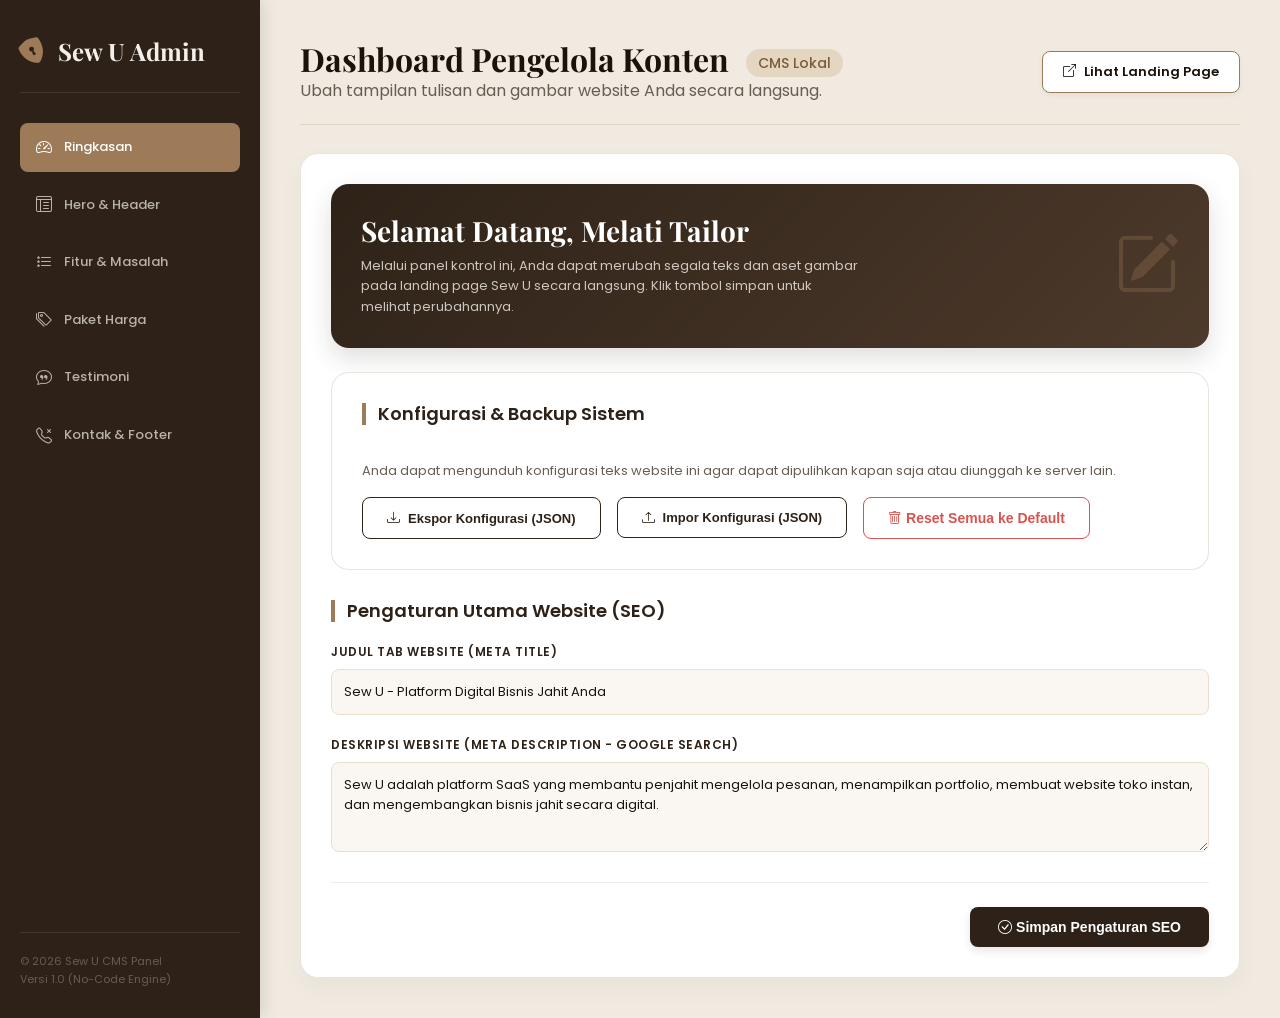
<file: admin.html>
<!doctype html>
<html lang="id">
  <head>
    <meta charset="UTF-8" />
    <meta name="viewport" content="width=device-width, initial-scale=1.0" />
    <title>Sew U - Panel Admin CMS</title>
    
    <!-- FONT -->
    <link rel="preconnect" href="https://fonts.googleapis.com" />
    <link rel="preconnect" href="https://fonts.gstatic.com" crossorigin />
    <link href="https://fonts.googleapis.com/css2?family=Poppins:wght@300;400;500;600;700&family=Playfair+Display:ital,wght@0,600;0,700;1,400&display=swap" rel="stylesheet" />

    <!-- BOOTSTRAP ICONS -->
    <link rel="stylesheet" href="https://cdn.jsdelivr.net/npm/bootstrap-icons@1.11.3/font/bootstrap-icons.min.css" />

    <!-- CSS -->
    <link rel="stylesheet" href="style.css" />
    
    <!-- ADMIN PANEL SPECIFIC OVERLAY CSS -->
    <style>
      body.admin-body {
        background-color: #f0eae1;
        display: flex;
        min-height: 100vh;
      }
      
      .admin-layout {
        display: flex;
        width: 100%;
        min-height: 100vh;
      }
      
      /* Sidebar */
      .admin-sidebar {
        width: 260px;
        background-color: #2e2218;
        color: #f4efea;
        padding: 30px 20px;
        display: flex;
        flex-direction: column;
        justify-content: space-between;
        flex-shrink: 0;
        box-shadow: 4px 0 15px rgba(0,0,0,0.1);
      }
      
      .admin-logo {
        display: flex;
        align-items: center;
        gap: 12px;
        font-family: 'Playfair Display', serif;
        font-size: 24px;
        font-weight: 700;
        border-bottom: 1px solid rgba(244, 239, 234, 0.1);
        padding-bottom: 20px;
        margin-bottom: 30px;
      }
      
      .admin-logo .logo-icon {
        color: #9d7b58;
      }
      
      .admin-menu {
        list-style: none;
        display: flex;
        flex-direction: column;
        gap: 8px;
        flex-grow: 1;
      }
      
      .admin-menu li {
        display: flex;
        align-items: center;
        gap: 12px;
        padding: 12px 16px;
        border-radius: 8px;
        cursor: pointer;
        font-size: 13px;
        font-weight: 500;
        color: rgba(244, 239, 234, 0.7);
        transition: all 0.3s;
      }
      
      .admin-menu li:hover,
      .admin-menu li.active {
        background-color: #9d7b58;
        color: #ffffff;
      }
      
      .admin-menu li i {
        font-size: 16px;
      }
      
      .admin-sidebar-footer {
        border-top: 1px solid rgba(244, 239, 234, 0.1);
        padding-top: 20px;
        font-size: 11px;
        color: rgba(244, 239, 234, 0.4);
      }
      
      /* Main Content Area */
      .admin-content {
        flex: 1;
        padding: 40px;
        overflow-y: auto;
        display: flex;
        flex-direction: column;
        gap: 28px;
      }
      
      .admin-header {
        display: flex;
        justify-content: space-between;
        align-items: center;
        border-bottom: 1px solid rgba(157, 123, 88, 0.2);
        padding-bottom: 20px;
      }
      
      .admin-header h1 {
        font-family: 'Playfair Display', serif;
        font-size: 32px;
        color: #1a120b;
      }
      
      .admin-header h1 span {
        font-size: 14px;
        font-family: 'Poppins', sans-serif;
        font-weight: 500;
        background-color: #e5d6c1;
        color: #7a5b3b;
        padding: 4px 12px;
        border-radius: 999px;
        margin-left: 10px;
        vertical-align: middle;
      }
      
      .admin-actions-top {
        display: flex;
        gap: 12px;
      }
      
      .btn-admin-preview {
        display: inline-flex;
        align-items: center;
        gap: 8px;
        background-color: #ffffff;
        color: #1a120b;
        border: 1px solid #9d7b58;
        padding: 10px 20px;
        border-radius: 8px;
        font-size: 13px;
        font-weight: 600;
        box-shadow: 0 2px 6px rgba(0,0,0,0.05);
        cursor: pointer;
        transition: all 0.3s;
      }
      
      .btn-admin-preview:hover {
        background-color: #faf7f3;
        transform: translateY(-1px);
      }
      
      /* Form Panels */
      .admin-panel-card {
        background-color: #ffffff;
        border-radius: 18px;
        border: 1px solid rgba(157, 123, 88, 0.2);
        box-shadow: 0 10px 25px rgba(46, 34, 24, 0.04);
        padding: 30px;
        display: none;
      }
      
      .admin-panel-card.active {
        display: block;
      }
      
      .panel-section-title {
        font-size: 18px;
        font-weight: 600;
        margin-bottom: 20px;
        border-left: 4px solid #9d7b58;
        padding-left: 12px;
        color: #2e2218;
      }
      
      .form-grid {
        display: grid;
        grid-template-columns: repeat(2, 1fr);
        gap: 20px;
        margin-bottom: 30px;
      }
      
      .form-group {
        display: flex;
        flex-direction: column;
        gap: 8px;
      }
      
      .form-group.full-width {
        grid-column: span 2;
      }
      
      .form-group label {
        font-size: 12px;
        font-weight: 600;
        color: #2e2218;
        text-transform: uppercase;
        letter-spacing: 0.5px;
      }
      
      .form-group input[type="text"],
      .form-group textarea {
        font-family: 'Poppins', sans-serif;
        font-size: 13px;
        padding: 12px;
        border-radius: 8px;
        border: 1px solid #eadfce;
        background-color: #faf7f3;
        color: #1a120b;
        outline: none;
        transition: all 0.3s;
      }
      
      .form-group input[type="text"]:focus,
      .form-group textarea:focus {
        border-color: #9d7b58;
        background-color: #ffffff;
        box-shadow: 0 0 0 3px rgba(157, 123, 88, 0.1);
      }
      
      .form-group textarea {
        resize: vertical;
        min-height: 90px;
      }
      
      /* Image upload styles */
      .image-upload-wrapper {
        display: flex;
        gap: 20px;
        align-items: center;
        background-color: #faf7f3;
        padding: 16px;
        border-radius: 8px;
        border: 1px dashed #9d7b58;
      }
      
      .image-preview-container {
        width: 100px;
        height: 100px;
        border-radius: 8px;
        border: 1px solid #eadfce;
        overflow: hidden;
        background-color: #ffffff;
        display: flex;
        align-items: center;
        justify-content: center;
        flex-shrink: 0;
      }
      
      .image-preview-container img {
        width: 100%;
        height: 100%;
        object-fit: cover;
      }
      
      .image-upload-controls {
        display: flex;
        flex-direction: column;
        gap: 8px;
      }
      
      .image-upload-controls p {
        font-size: 11px;
        color: #675d53;
      }
      
      .btn-upload-file {
        position: relative;
        overflow: hidden;
        display: inline-block;
        background-color: #9d7b58;
        color: #ffffff;
        padding: 8px 16px;
        border-radius: 6px;
        font-size: 12px;
        font-weight: 600;
        cursor: pointer;
        text-align: center;
        transition: all 0.3s;
      }
      
      .btn-upload-file:hover {
        background-color: #7a5b3b;
      }
      
      .btn-upload-file input[type="file"] {
        position: absolute;
        font-size: 100px;
        opacity: 0;
        right: 0;
        top: 0;
        cursor: pointer;
      }
      
      /* Save & Reset buttons */
      .panel-actions {
        display: flex;
        justify-content: flex-end;
        gap: 16px;
        border-top: 1px solid rgba(157, 123, 88, 0.15);
        padding-top: 24px;
        margin-top: 10px;
      }
      
      .btn-admin-save {
        background-color: #2e2218;
        color: #ffffff;
        border: none;
        padding: 12px 28px;
        border-radius: 8px;
        font-size: 14px;
        font-weight: 600;
        cursor: pointer;
        box-shadow: 0 4px 10px rgba(0,0,0,0.1);
        transition: all 0.3s;
      }
      
      .btn-admin-save:hover {
        background-color: #9d7b58;
        transform: translateY(-1px);
      }
      
      .btn-admin-reset {
        background-color: transparent;
        color: #7a5b3b;
        border: 1px solid rgba(157, 123, 88, 0.4);
        padding: 12px 24px;
        border-radius: 8px;
        font-size: 14px;
        font-weight: 600;
        cursor: pointer;
        transition: all 0.3s;
      }
      
      .btn-admin-reset:hover {
        background-color: rgba(157, 123, 88, 0.05);
      }
      
      /* Toast notification */
      .admin-toast {
        position: fixed;
        bottom: 30px;
        right: 30px;
        background-color: #2e2218;
        color: #ffffff;
        padding: 16px 28px;
        border-radius: 8px;
        box-shadow: 0 10px 25px rgba(0,0,0,0.2);
        display: flex;
        align-items: center;
        gap: 12px;
        font-size: 13px;
        font-weight: 500;
        transform: translateY(100px);
        opacity: 0;
        transition: all 0.5s cubic-bezier(0.175, 0.885, 0.32, 1.275);
        z-index: 9999;
      }
      
      .admin-toast.show {
        transform: translateY(0);
        opacity: 1;
      }
      
      .admin-toast i {
        color: #9d7b58;
        font-size: 18px;
      }
      
      /* Dashboard summary info card */
      .summary-card {
        background: linear-gradient(135deg, #2e2218, #4d3a2b);
        color: #ffffff;
        border-radius: 18px;
        padding: 30px;
        display: flex;
        align-items: center;
        justify-content: space-between;
        margin-bottom: 10px;
        box-shadow: 0 10px 25px rgba(46,34,24,0.15);
      }
      
      .summary-text h2 {
        font-family: 'Playfair Display', serif;
        font-size: 28px;
        margin-bottom: 8px;
      }
      
      .summary-text p {
        color: rgba(244, 239, 234, 0.8);
        font-size: 13px;
        max-width: 500px;
      }
      
      .summary-icon {
        font-size: 64px;
        color: rgba(157, 123, 88, 0.3);
      }
      
      .system-backup-section {
        background-color: #ffffff;
        border-radius: 18px;
        border: 1px solid rgba(157, 123, 88, 0.2);
        padding: 30px;
        display: flex;
        flex-direction: column;
        gap: 16px;
      }
      
      .backup-buttons {
        display: flex;
        gap: 16px;
        flex-wrap: wrap;
      }
      
      .btn-backup-outline {
        display: inline-flex;
        align-items: center;
        gap: 8px;
        background-color: #ffffff;
        color: #2e2218;
        border: 1px solid #2e2218;
        padding: 12px 24px;
        border-radius: 8px;
        font-size: 13px;
        font-weight: 600;
        cursor: pointer;
        transition: all 0.3s;
      }
      
      .btn-backup-outline:hover {
        background-color: #2e2218;
        color: #ffffff;
      }
    </style>
  </head>

  <body class="admin-body">
    <div class="admin-layout">
      <!-- SIDEBAR -->
      <aside class="admin-sidebar">
        <div>
          <div class="admin-logo">
            <span class="logo-icon"><i class="bi bi-shield-lock-fill"></i></span>
            <span>Sew U Admin</span>
          </div>
          <ul class="admin-menu">
            <li class="active" data-tab="dashboard"><i class="bi bi-speedometer2"></i> Ringkasan</li>
            <li data-tab="hero"><i class="bi bi-layout-text-window-reverse"></i> Hero & Header</li>
            <li data-tab="manual-features"><i class="bi bi-list-stars"></i> Fitur & Masalah</li>
            <li data-tab="pricing"><i class="bi bi-tags"></i> Paket Harga</li>
            <li data-tab="testi"><i class="bi bi-chat-quote"></i> Testimoni</li>
            <li data-tab="footer"><i class="bi bi-telephone-x"></i> Kontak & Footer</li>
          </ul>
        </div>
        <div class="admin-sidebar-footer">
          <p>© 2026 Sew U CMS Panel</p>
          <p>Versi 1.0 (No-Code Engine)</p>
        </div>
      </aside>

      <!-- MAIN CONTENT -->
      <main class="admin-content">
        <!-- HEADER -->
        <header class="admin-header">
          <div>
            <h1>Dashboard Pengelola Konten <span>CMS Lokal</span></h1>
            <p>Ubah tampilan tulisan dan gambar website Anda secara langsung.</p>
          </div>
          <div class="admin-actions-top">
            <a href="index.html" target="_blank" class="btn-admin-preview"><i class="bi bi-box-arrow-up-right"></i> Lihat Landing Page</a>
          </div>
        </header>

        <!-- TAB CARD: DASHBOARD RINGKASAN -->
        <section class="admin-panel-card active" id="panel-dashboard">
          <div class="summary-card">
            <div class="summary-text">
              <h2>Selamat Datang, Melati Tailor</h2>
              <p>Melalui panel kontrol ini, Anda dapat merubah segala teks dan aset gambar pada landing page Sew U secara langsung. Klik tombol simpan untuk melihat perubahannya.</p>
            </div>
            <div class="summary-icon"><i class="bi bi-pencil-square"></i></div>
          </div>
          
          <div class="system-backup-section" style="margin-top: 24px;">
            <h3 class="panel-section-title">Konfigurasi & Backup Sistem</h3>
            <p style="font-size: 13px; color: #675d53;">Anda dapat mengunduh konfigurasi teks website ini agar dapat dipulihkan kapan saja atau diunggah ke server lain.</p>
            
            <div class="backup-buttons">
              <button class="btn-backup-outline" id="btn-export-config"><i class="bi bi-download"></i> Ekspor Konfigurasi (JSON)</button>
              
              <div style="position: relative; display: inline-block;">
                <button class="btn-backup-outline" id="btn-import-trigger"><i class="bi bi-upload"></i> Impor Konfigurasi (JSON)</button>
                <input type="file" id="input-import-config" accept=".json" style="position: absolute; left: 0; top: 0; opacity: 0; width: 100%; height: 100%; cursor: pointer;" />
              </div>
              
              <button class="btn-admin-reset" id="btn-reset-system" style="border-color: #d9534f; color: #d9534f; padding: 12px 24px; margin: 0;"><i class="bi bi-trash"></i> Reset Semua ke Default</button>
            </div>
          </div>
          
          <div class="admin-panel-card" style="display: block; box-shadow: none; border: none; padding: 30px 0 0 0;">
            <h3 class="panel-section-title">Pengaturan Utama Website (SEO)</h3>
            <div class="form-grid">
              <div class="form-group full-width">
                <label>Judul Tab Website (Meta Title)</label>
                <input type="text" id="meta_title" placeholder="Sew U - Platform Digital Bisnis Jahit Anda" />
              </div>
              <div class="form-group full-width">
                <label>Deskripsi Website (Meta Description - Google Search)</label>
                <textarea id="meta_description" placeholder="Sew U adalah platform SaaS yang membantu penjahit..."></textarea>
              </div>
            </div>
            <div class="panel-actions">
              <button class="btn-admin-save" onclick="saveCMSData()"><i class="bi bi-check-circle"></i> Simpan Pengaturan SEO</button>
            </div>
          </div>
        </section>

        <!-- TAB CARD: HERO SECTION -->
        <section class="admin-panel-card" id="panel-hero">
          <h3 class="panel-section-title">Navigasi Header & Logo</h3>
          <div class="form-grid">
            <div class="form-group">
              <label>Nama Brand Logo</label>
              <input type="text" id="logo_text" />
            </div>
            <div class="form-group">
              <label>Slogan Logo</label>
              <input type="text" id="logo_subtext" />
            </div>
            <div class="form-group">
              <label>Tombol Navigasi Kiri (Masuk)</label>
              <input type="text" id="btn_login" />
            </div>
            <div class="form-group">
              <label>Tombol Navigasi Kanan (Mulai Gratis)</label>
              <input type="text" id="btn_signup" />
            </div>
          </div>

          <h3 class="panel-section-title">Teks Utama Hero Section</h3>
          <div class="form-grid">
            <div class="form-group full-width">
              <label>Badge Atas Hero</label>
              <input type="text" id="hero_badge" />
            </div>
            <div class="form-group">
              <label>Judul Utama (Teks Hitam)</label>
              <input type="text" id="hero_title_main" />
            </div>
            <div class="form-group">
              <label>Judul Utama Sorotan (Teks Cokelat)</label>
              <input type="text" id="hero_title_span" />
            </div>
            <div class="form-group full-width">
              <label>Paragraf Deskripsi Hero</label>
              <textarea id="hero_subtitle"></textarea>
            </div>
            <div class="form-group">
              <label>Tombol Utama Hero (Mulai Gratis)</label>
              <input type="text" id="btn_hero_start" />
            </div>
            <div class="form-group">
              <label>Tombol Sekunder Hero (Lihat Demo)</label>
              <input type="text" id="btn_hero_demo" />
            </div>
          </div>

          <h3 class="panel-section-title">Gambar Mockup Hero (Laptop & Smartphone)</h3>
          <div class="form-grid">
            <div class="form-group full-width">
              <label>Gambar Mockup Utama</label>
              <div class="image-upload-wrapper">
                <div class="image-preview-container">
                  <img id="preview-img_hero_mockup" src="asset/image/hero_mockup.jpg" alt="Preview hero mockup" />
                </div>
                <div class="image-upload-controls">
                  <span class="btn-upload-file">
                    <i class="bi bi-image"></i> Pilih Gambar Baru
                    <input type="file" id="input-img_hero_mockup" data-preview="preview-img_hero_mockup" accept="image/*" />
                  </span>
                  <p>Format yang disarankan: JPG/PNG, rasio 16:9, ukuran maksimal 2MB.</p>
                </div>
              </div>
            </div>
            <div class="form-group">
              <label>Kartu Melayang Kiri - Judul</label>
              <input type="text" id="glass_float_1_title" />
            </div>
            <div class="form-group">
              <label>Kartu Melayang Kiri - Keterangan</label>
              <input type="text" id="glass_float_1_desc" />
            </div>
            <div class="form-group">
              <label>Kartu Melayang Kanan - Judul</label>
              <input type="text" id="glass_float_2_title" />
            </div>
            <div class="form-group">
              <label>Kartu Melayang Kanan - Keterangan</label>
              <input type="text" id="glass_float_2_desc" />
            </div>
          </div>

          <h3 class="panel-section-title">Metrik & Statistik</h3>
          <div class="form-grid">
            <div class="form-group">
              <label>Metrik 1 (Angka)</label>
              <input type="text" id="stat_num_1" />
            </div>
            <div class="form-group">
              <label>Metrik 1 (Label)</label>
              <input type="text" id="stat_lbl_1" />
            </div>
            <div class="form-group">
              <label>Metrik 2 (Angka)</label>
              <input type="text" id="stat_num_2" />
            </div>
            <div class="form-group">
              <label>Metrik 2 (Label)</label>
              <input type="text" id="stat_lbl_2" />
            </div>
            <div class="form-group">
              <label>Metrik 3 (Angka)</label>
              <input type="text" id="stat_num_3" />
            </div>
            <div class="form-group">
              <label>Metrik 3 (Label)</label>
              <input type="text" id="stat_lbl_3" />
            </div>
            <div class="form-group">
              <label>Metrik 4 (Angka)</label>
              <input type="text" id="stat_num_4" />
            </div>
            <div class="form-group">
              <label>Metrik 4 (Label)</label>
              <input type="text" id="stat_lbl_4" />
            </div>
          </div>

          <div class="panel-actions">
            <button class="btn-admin-save" onclick="saveCMSData()"><i class="bi bi-check-circle"></i> Simpan Perubahan</button>
          </div>
        </section>

        <!-- TAB CARD: MASALAH & FITUR -->
        <section class="admin-panel-card" id="panel-manual-features">
          <h3 class="panel-section-title">Section Mengelola Manual (Pain Points)</h3>
          <div class="form-grid">
            <div class="form-group">
              <label>Judul Utama Section</label>
              <input type="text" id="manual_title_main" />
            </div>
            <div class="form-group">
              <label>Judul Sorotan Section</label>
              <input type="text" id="manual_title_span" />
            </div>
            
            <!-- Card 1 -->
            <div class="form-group">
              <label>Kartu Masalah 1 - Judul</label>
              <input type="text" id="manual_card_1_title" />
            </div>
            <div class="form-group">
              <label>Kartu Masalah 1 - Deskripsi</label>
              <textarea id="manual_card_1_desc"></textarea>
            </div>
            
            <!-- Card 2 -->
            <div class="form-group">
              <label>Kartu Masalah 2 - Judul</label>
              <input type="text" id="manual_card_2_title" />
            </div>
            <div class="form-group">
              <label>Kartu Masalah 2 - Deskripsi</label>
              <textarea id="manual_card_2_desc"></textarea>
            </div>
            
            <!-- Card 3 -->
            <div class="form-group">
              <label>Kartu Masalah 3 - Judul</label>
              <input type="text" id="manual_card_3_title" />
            </div>
            <div class="form-group">
              <label>Kartu Masalah 3 - Deskripsi</label>
              <textarea id="manual_card_3_desc"></textarea>
            </div>
            
            <!-- Card 4 -->
            <div class="form-group">
              <label>Kartu Masalah 4 - Judul</label>
              <input type="text" id="manual_card_4_title" />
            </div>
            <div class="form-group">
              <label>Kartu Masalah 4 - Deskripsi</label>
              <textarea id="manual_card_4_desc"></textarea>
            </div>
          </div>

          <h3 class="panel-section-title">Section Fitur Lengkap (Dark Section)</h3>
          <div class="form-grid">
            <div class="form-group">
              <label>Badge Atas Fitur</label>
              <input type="text" id="features_section_badge" />
            </div>
            <div class="form-group">
              <label>Judul Section Fitur</label>
              <input type="text" id="features_section_title" />
            </div>
            <div class="form-group full-width">
              <label>Sub-judul Section Fitur</label>
              <textarea id="features_section_subtitle"></textarea>
            </div>
            
            <!-- Feature 1 -->
            <div class="form-group">
              <label>Fitur 1 - Judul</label>
              <input type="text" id="feature_1_title" />
            </div>
            <div class="form-group">
              <label>Fitur 1 - Deskripsi</label>
              <textarea id="feature_1_desc"></textarea>
            </div>
            
            <!-- Feature 2 -->
            <div class="form-group">
              <label>Fitur 2 - Judul</label>
              <input type="text" id="feature_2_title" />
            </div>
            <div class="form-group">
              <label>Fitur 2 - Deskripsi</label>
              <textarea id="feature_2_desc"></textarea>
            </div>
            
            <!-- Feature 3 -->
            <div class="form-group">
              <label>Fitur 3 - Judul</label>
              <input type="text" id="feature_3_title" />
            </div>
            <div class="form-group">
              <label>Fitur 3 - Deskripsi</label>
              <textarea id="feature_3_desc"></textarea>
            </div>
            
            <!-- Feature 4 -->
            <div class="form-group">
              <label>Fitur 4 - Judul</label>
              <input type="text" id="feature_4_title" />
            </div>
            <div class="form-group">
              <label>Fitur 4 - Deskripsi</label>
              <textarea id="feature_4_desc"></textarea>
            </div>
            
            <!-- Feature 5 -->
            <div class="form-group">
              <label>Fitur 5 - Judul</label>
              <input type="text" id="feature_5_title" />
            </div>
            <div class="form-group">
              <label>Fitur 5 - Deskripsi</label>
              <textarea id="feature_5_desc"></textarea>
            </div>
            
            <!-- Feature 6 -->
            <div class="form-group">
              <label>Fitur 6 - Judul</label>
              <input type="text" id="feature_6_title" />
            </div>
            <div class="form-group">
              <label>Fitur 6 - Deskripsi</label>
              <textarea id="feature_6_desc"></textarea>
            </div>
          </div>

          <div class="panel-actions">
            <button class="btn-admin-save" onclick="saveCMSData()"><i class="bi bi-check-circle"></i> Simpan Perubahan</button>
          </div>
        </section>

        <!-- TAB CARD: PAKET HARGA -->
        <section class="admin-panel-card" id="panel-pricing">
          <h3 class="panel-section-title">Section Dashboard & Paket Harga</h3>
          <div class="form-grid">
            <div class="form-group">
              <label>Judul Dashboard - Teks Utama</label>
              <input type="text" id="dashboard_section_title_main" />
            </div>
            <div class="form-group">
              <label>Judul Dashboard - Teks Sorotan</label>
              <input type="text" id="dashboard_section_title_span" />
            </div>
            <div class="form-group full-width">
              <label>Sub-judul Dashboard</label>
              <textarea id="dashboard_section_subtitle"></textarea>
            </div>
            
            <div class="form-group">
              <label>Dashboard Keunggulan 1</label>
              <input type="text" id="dashboard_benefit_1" />
            </div>
            <div class="form-group">
              <label>Dashboard Keunggulan 2</label>
              <input type="text" id="dashboard_benefit_2" />
            </div>
            <div class="form-group">
              <label>Dashboard Keunggulan 3</label>
              <input type="text" id="dashboard_benefit_3" />
            </div>
            <div class="form-group">
              <label>Dashboard Keunggulan 4</label>
              <input type="text" id="dashboard_benefit_4" />
            </div>
            <div class="form-group">
              <label>Tombol Ajakan Dashboard</label>
              <input type="text" id="btn_dashboard_start" />
            </div>
          </div>
          
          <h3 class="panel-section-title">Paket Harga: Judul Section</h3>
          <div class="form-grid">
            <div class="form-group">
              <label>Judul Harga Paket</label>
              <input type="text" id="pricing_section_title" />
            </div>
            <div class="form-group">
              <label>Sub-judul Harga Paket</label>
              <input type="text" id="pricing_section_subtitle" />
            </div>
          </div>

          <h3 class="panel-section-title">Paket 1: FREE</h3>
          <div class="form-grid">
            <div class="form-group">
              <label>Nama Paket</label>
              <input type="text" id="price_1_name" />
            </div>
            <div class="form-group">
              <label>Biaya Paket</label>
              <input type="text" id="price_1_amount" />
            </div>
            <div class="form-group">
              <label>Fitur Paket 1</label>
              <input type="text" id="price_1_feature_1" />
            </div>
            <div class="form-group">
              <label>Fitur Paket 2</label>
              <input type="text" id="price_1_feature_2" />
            </div>
            <div class="form-group">
              <label>Fitur Paket 3</label>
              <input type="text" id="price_1_feature_3" />
            </div>
            <div class="form-group">
              <label>Fitur Paket 4</label>
              <input type="text" id="price_1_feature_4" />
            </div>
            <div class="form-group full-width">
              <label>Tombol Paket 1</label>
              <input type="text" id="btn_price_1" />
            </div>
          </div>

          <h3 class="panel-section-title">Paket 2: PRO (Paling Populer)</h3>
          <div class="form-grid">
            <div class="form-group">
              <label>Nama Paket</label>
              <input type="text" id="price_2_name" />
            </div>
            <div class="form-group">
              <label>Biaya Paket</label>
              <input type="text" id="price_2_amount" />
            </div>
            <div class="form-group">
              <label>Fitur Paket 1</label>
              <input type="text" id="price_2_feature_1" />
            </div>
            <div class="form-group">
              <label>Fitur Paket 2</label>
              <input type="text" id="price_2_feature_2" />
            </div>
            <div class="form-group">
              <label>Fitur Paket 3</label>
              <input type="text" id="price_2_feature_3" />
            </div>
            <div class="form-group">
              <label>Fitur Paket 4</label>
              <input type="text" id="price_2_feature_4" />
            </div>
            <div class="form-group">
              <label>Fitur Paket 5</label>
              <input type="text" id="price_2_feature_5" />
            </div>
            <div class="form-group">
              <label>Tombol Paket 2</label>
              <input type="text" id="btn_price_2" />
            </div>
          </div>

          <h3 class="panel-section-title">Paket 3: BUSINESS</h3>
          <div class="form-grid">
            <div class="form-group">
              <label>Nama Paket</label>
              <input type="text" id="price_3_name" />
            </div>
            <div class="form-group">
              <label>Biaya Paket</label>
              <input type="text" id="price_3_amount" />
            </div>
            <div class="form-group">
              <label>Fitur Paket 1</label>
              <input type="text" id="price_3_feature_1" />
            </div>
            <div class="form-group">
              <label>Fitur Paket 2</label>
              <input type="text" id="price_3_feature_2" />
            </div>
            <div class="form-group">
              <label>Fitur Paket 3</label>
              <input type="text" id="price_3_feature_3" />
            </div>
            <div class="form-group">
              <label>Fitur Paket 4</label>
              <input type="text" id="price_3_feature_4" />
            </div>
            <div class="form-group">
              <label>Fitur Paket 5</label>
              <input type="text" id="price_3_feature_5" />
            </div>
            <div class="form-group">
              <label>Tombol Paket 3</label>
              <input type="text" id="btn_price_3" />
            </div>
          </div>

          <div class="panel-actions">
            <button class="btn-admin-save" onclick="saveCMSData()"><i class="bi bi-check-circle"></i> Simpan Perubahan</button>
          </div>
        </section>

        <!-- TAB CARD: TESTIMONI -->
        <section class="admin-panel-card" id="panel-testi">
          <h3 class="panel-section-title">Testimoni Utama (Melati Sari)</h3>
          
          <div class="form-grid">
            <div class="form-group">
              <label>Judul Section Testimoni</label>
              <input type="text" id="testimoni_section_title" />
            </div>
            <div class="form-group">
              <label>Sub-judul Section Testimoni</label>
              <input type="text" id="testimoni_section_subtitle" />
            </div>
            
            <div class="form-group full-width">
              <label>Isi Kutipan Testimoni (Quote)</label>
              <textarea id="testimoni_quote_text"></textarea>
            </div>
            <div class="form-group">
              <label>Nama Pemilik Testimoni</label>
              <input type="text" id="testimoni_user_name" />
            </div>
            <div class="form-group">
              <label>Jabatan & Lokasi (Role)</label>
              <input type="text" id="testimoni_user_role" />
            </div>
            
            <div class="form-group full-width">
              <label>Foto Pemilik Testimoni</label>
              <div class="image-upload-wrapper">
                <div class="image-preview-container">
                  <img id="preview-img_testimoni_user" src="asset/image/melati_sari.jpg" alt="Preview avatar user" />
                </div>
                <div class="image-upload-controls">
                  <span class="btn-upload-file">
                    <i class="bi bi-image"></i> Unggah Foto Baru
                    <input type="file" id="input-img_testimoni_user" data-preview="preview-img_testimoni_user" accept="image/*" />
                  </span>
                  <p>Disarankan: Foto portrait rasio 1:1 (persegi), resolusi minimal 200x200px.</p>
                </div>
              </div>
            </div>
          </div>

          <div class="panel-actions">
            <button class="btn-admin-save" onclick="saveCMSData()"><i class="bi bi-check-circle"></i> Simpan Perubahan</button>
          </div>
        </section>

        <!-- TAB CARD: KONTAK & FOOTER -->
        <section class="admin-panel-card" id="panel-footer">
          <h3 class="panel-section-title">Section CTA Banner Bawah</h3>
          <div class="form-grid">
            <div class="form-group">
              <label>Judul CTA Bawah</label>
              <input type="text" id="cta_title" />
            </div>
            <div class="form-group">
              <label>Sub-judul CTA Bawah</label>
              <input type="text" id="cta_subtitle" />
            </div>
            <div class="form-group">
              <label>Teks Tombol Utama CTA</label>
              <input type="text" id="btn_cta_start" />
            </div>
            <div class="form-group">
              <label>Teks Tombol Sekunder CTA</label>
              <input type="text" id="btn_cta_demo" />
            </div>
            <div class="form-group">
              <label>Kelebihan 1 (Badge Kiri)</label>
              <input type="text" id="cta_badge_1" />
            </div>
            <div class="form-group">
              <label>Kelebihan 2 (Badge Tengah)</label>
              <input type="text" id="cta_badge_2" />
            </div>
            <div class="form-group">
              <label>Kelebihan 3 (Badge Kanan)</label>
              <input type="text" id="cta_badge_3" />
            </div>
            
            <div class="form-group full-width">
              <label>Gambar Latar Belakang CTA (Mesin Jahit)</label>
              <div class="image-upload-wrapper">
                <div class="image-preview-container" style="width: 150px; height: 100px;">
                  <img id="preview-img_cta_bg" src="asset/image/cta_sewing_machine.jpg" alt="Preview CTA bg" style="object-fit: cover; width: 100%; height: 100%;" />
                </div>
                <div class="image-upload-controls">
                  <span class="btn-upload-file">
                    <i class="bi bi-image"></i> Pilih Gambar Latar Baru
                    <input type="file" id="input-img_cta_bg" data-preview="preview-img_cta_bg" accept="image/*" />
                  </span>
                  <p>Format yang disarankan: JPG/PNG landscape estetik.</p>
                </div>
              </div>
            </div>
          </div>
          
          <h3 class="panel-section-title">Kontak Hubungi Kami</h3>
          <div class="form-grid">
            <div class="form-group">
              <label>Nomor Telepon (WhatsApp)</label>
              <input type="text" id="contact_phone" />
            </div>
            <div class="form-group">
              <label>Alamat Email</label>
              <input type="text" id="contact_email" />
            </div>
            <div class="form-group">
              <label>Username Instagram</label>
              <input type="text" id="contact_instagram" />
            </div>
            <div class="form-group">
              <label>Alamat Fisik Toko</label>
              <input type="text" id="contact_address" />
            </div>
          </div>

          <h3 class="panel-section-title">Pengaturan Footer</h3>
          <div class="form-grid">
            <div class="form-group full-width">
              <label>Deskripsi Singkat Footer</label>
              <textarea id="footer_desc"></textarea>
            </div>
          </div>

          <div class="panel-actions">
            <button class="btn-admin-save" onclick="saveCMSData()"><i class="bi bi-check-circle"></i> Simpan Perubahan</button>
          </div>
        </section>
      </main>
    </div>

    <!-- TOAST NOTIFICATION -->
    <div class="admin-toast" id="toast-notif">
      <i class="bi bi-check-circle-fill"></i>
      <span id="toast-message">Perubahan Berhasil Disimpan!</span>
    </div>

    <!-- ADMIN CODE SCRIPTS -->
    <script>
      document.addEventListener("DOMContentLoaded", () => {
        // Tab switching logic
        const menuItems = document.querySelectorAll(".admin-menu li");
        const panelCards = document.querySelectorAll(".admin-panel-card");
        
        menuItems.forEach(item => {
          item.addEventListener("click", () => {
            menuItems.forEach(i => i.classList.remove("active"));
            item.classList.add("active");
            
            const targetTab = item.getAttribute("data-tab");
            panelCards.forEach(card => {
              card.classList.remove("active");
              if (card.id === `panel-${targetTab}`) {
                card.classList.add("active");
              }
            });
          });
        });
        
        // Initialize CMS content in inputs
        initAdminCMS();
        
        // Setup image inputs to convert to base64 on file load
        setupImageUploads();
        
        // System operations
        document.getElementById("btn-reset-system").addEventListener("click", resetToDefaults);
        document.getElementById("btn-export-config").addEventListener("click", exportCMSConfig);
        document.getElementById("btn-import-trigger").addEventListener("click", () => {
          document.getElementById("input-import-config").click();
        });
        document.getElementById("input-import-config").addEventListener("change", importCMSConfig);
      });
      
      // Default database structure mapping matching index.html hardcoded texts
      const defaultPageData = {
        meta_title: "Sew U - Platform Digital Bisnis Jahit Anda",
        meta_description: "Sew U adalah platform SaaS yang membantu penjahit mengelola pesanan, menampilkan portfolio, membuat website toko instan, dan mengembangkan bisnis jahit secara digital.",
        logo_text: "Sew U",
        logo_subtext: "Stitch Your Business",
        btn_login: "Masuk",
        btn_signup: "Mulai Gratis",
        hero_badge: "SEMUA FITUR YANG PENJAHIT BUTUHKAN",
        hero_title_main: "Platform Digital Untuk Mengembangkan ",
        hero_title_span: "Bisnis Jahit Anda",
        hero_subtitle: "Sew U adalah platform SaaS yang membantu Anda membuat website toko, mengelola pesanan, menampilkan portfolio, dan menjangkau lebih banyak pelanggan.",
        btn_hero_start: "Mulai Gratis Sekarang",
        btn_hero_demo: "Lihat Demo",
        stat_num_1: "500+",
        stat_lbl_1: "Penjahit Bergabung",
        stat_num_2: "10K+",
        stat_lbl_2: "Pesanan Dikelola",
        stat_num_3: "99%",
        stat_lbl_3: "Pelanggan Puas",
        stat_num_4: "24/7",
        stat_lbl_4: "Support Aktif",
        img_hero_mockup: "asset/image/hero_mockup.jpg",
        glass_float_1_title: "+45% Pendapatan",
        glass_float_1_desc: "Rata-rata kenaikan omset",
        glass_float_2_title: "Sistem Otomatis",
        glass_float_2_desc: "Bebas salah catat pesanan",
        manual_title_main: "Masih Mengelola Bisnis Jahit Secara ",
        manual_title_span: "Manual?",
        manual_card_1_title: "Pesanan tercecer di banyak chat",
        manual_card_1_desc: "Sulit melacak status pesanan, detail ukuran, dan riwayat chat pelanggan secara manual.",
        manual_card_2_title: "Sulit menampilkan portfolio",
        manual_card_2_desc: "Hasil jahitan tidak tersusun rapi, membuat calon pelanggan ragu dengan kualitas jahitan Anda.",
        manual_card_3_title: "Pencatatan manual memakan waktu",
        manual_card_3_desc: "Buku catatan rentan hilang atau salah tulis ukuran, membuang waktu produksi yang berharga.",
        manual_card_4_title: "Promosi kurang maksimal",
        manual_card_4_desc: "Jangkauan promosi toko fisik sangat terbatas, bisnis jahit jadi sulit untuk bertumbuh.",
        features_section_badge: "FITUR UTAMA",
        features_section_title: "Sew U Hadir Dengan Fitur Lengkap",
        features_section_subtitle: "Semua yang Anda butuhkan untuk mengembangkan bisnis jahit dalam satu platform terintegrasi.",
        feature_1_title: "Website Toko Instan",
        feature_1_desc: "Buat website profesional untuk brand jahit Anda dalam hitungan menit, tanpa coding sama sekali.",
        feature_2_title: "Portfolio Digital",
        feature_2_desc: "Tampilkan galeri foto hasil jahitan terbaik Anda untuk meyakinkan calon pelanggan baru.",
        feature_3_title: "Kelola Pesanan",
        feature_3_desc: "Pantau antrean pesanan, status fitting, hingga pembayaran dari satu dashboard terpusat.",
        feature_4_title: "Manajemen Pelanggan",
        feature_4_desc: "Simpan riwayat ukuran badan (lingkar dada, pinggang, dll) pelanggan agar jahit berikutnya lebih cepat.",
        feature_5_title: "Smart Outfit Matching",
        feature_5_desc: "Rekomendasikan kombinasi warna atasan dan bawahan yang paling cocok untuk pelanggan Anda.",
        feature_6_title: "Laporan & Analitik",
        feature_6_desc: "Pantau laporan omset bulanan, performa jahit, dan tren produk jahit terpopuler dengan mudah.",
        dashboard_section_title_main: "Semua Data Bisnis Anda Dalam ",
        dashboard_section_title_span: "Satu Dashboard",
        dashboard_section_subtitle: "Pantau pesanan, pelanggan, pendapatan, dan perkembangan bisnis jahit Anda secara real-time dari mana saja dan kapan saja.",
        dashboard_benefit_1: "Ringkasan bisnis dalam satu tampilan bersih",
        dashboard_benefit_2: "Laporan pendapatan otomatis dan akurat",
        dashboard_benefit_3: "Kelola basis data pelanggan dengan riwayat lengkap",
        dashboard_benefit_4: "Akses multi-device kapan saja, di mana saja",
        btn_dashboard_start: "Mulai Sekarang",
        pricing_section_title: "Paket Fleksibel Untuk Anda",
        pricing_section_subtitle: "Pilih paket sesuai dengan skala kebutuhan usaha jahit Anda.",
        price_1_name: "FREE",
        price_1_amount: "Rp0",
        price_1_feature_1: "Website Toko Dasar",
        price_1_feature_2: "Upload 10 Portfolio",
        price_1_feature_3: "Kelola Pesanan Dasar",
        price_1_feature_4: "Support Email",
        btn_price_1: "Mulai Gratis",
        price_2_name: "PRO",
        price_2_amount: "Rp49.000",
        price_2_feature_1: "Semua fitur FREE",
        price_2_feature_2: "Unlimited Portfolio",
        price_2_feature_3: "Dashboard & Laporan Lengkap",
        price_2_feature_4: "Domain Custom",
        price_2_feature_5: "Priority Support",
        btn_price_2: "Pilih Paket Pro",
        price_3_name: "BUSINESS",
        price_3_amount: "Rp99.000",
        price_3_feature_1: "Semua fitur PRO",
        price_3_feature_2: "Multi Admin (3 User)",
        price_3_feature_3: "Integrasi WhatsApp Business",
        price_3_feature_4: "Fitur Promosi & Diskon",
        price_3_feature_5: "Support Prioritas 24/7",
        btn_price_3: "Pilih Paket Business",
        testimoni_section_title: "Dipercaya Oleh Penjahit di Seluruh Indonesia",
        testimoni_section_subtitle: "Cerita sukses penjahit yang bertransformasi bersama Sew U.",
        testimoni_quote_text: "Semenjak pakai Sew U, pengelolaan pesanan pelanggan jadi jauh lebih teratur. Pelanggan juga merasa lebih percaya karena bisa melihat riwayat ukuran badan dan portfolio jahitan kami dengan mudah di link toko kami sendiri.",
        testimoni_user_name: "Melati Sari",
        testimoni_user_role: "Owner Melati Tailor, Bandung",
        img_testimoni_user: "asset/image/melati_sari.jpg",
        img_testimoni_user_avatar: "asset/image/melati_sari.jpg",
        cta_title: "Siap Mengembangkan Bisnis Jahit Anda?",
        cta_subtitle: "Bergabunglah dengan ribuan penjahit yang telah merasakan kemudahan mengelola bisnis jahit secara modern dengan Sew U.",
        btn_cta_start: "Mulai Gratis Sekarang",
        btn_cta_demo: "Lihat Demo",
        img_cta_bg: "asset/image/cta_sewing_machine.jpg",
        cta_badge_1: "Gratis 14 Hari Tanpa Kartu Kredit",
        cta_badge_2: "Bisa Digunakan Tanpa Coding",
        cta_badge_3: "Aman & Terpercaya Data Terlindungi",
        footer_desc: "Platform digital terintegrasi untuk membantu penjahit di Indonesia mengembangkan bisnis, mengelola toko, dan menjangkau lebih banyak pelanggan secara daring.",
        contact_phone: "0812-3456-7890",
        contact_email: "hello@sewu.com",
        contact_instagram: "@sew.u_official",
        contact_address: "Jl. Fashion No. 123, Bandung"
      };

      // Load data from localStorage or fallback, and prefill forms
      function initAdminCMS() {
        let storedData = localStorage.getItem("sewu_page_data");
        let pageData = {};
        
        if (storedData) {
          try {
            pageData = JSON.parse(storedData);
          } catch(e) {
            console.error("Error parsing JSON, loading defaults", e);
            pageData = {...defaultPageData};
          }
        } else {
          pageData = {...defaultPageData};
          localStorage.setItem("sewu_page_data", JSON.stringify(pageData));
        }

        // Fill all form inputs that match keys
        Object.keys(defaultPageData).forEach(key => {
          const inputEl = document.getElementById(key);
          const val = pageData[key] !== undefined ? pageData[key] : defaultPageData[key];
          
          if (inputEl) {
            inputEl.value = val;
          }
          
          // If it is an image and has a preview container, update src
          const previewEl = document.getElementById(`preview-${key}`);
          if (previewEl && val) {
            previewEl.src = val;
          }
        });
      }

      // Save Form inputs into localStorage
      function saveCMSData() {
        let storedData = localStorage.getItem("sewu_page_data");
        let pageData = storedData ? JSON.parse(storedData) : {...defaultPageData};
        
        // Loop inputs and update keys
        Object.keys(defaultPageData).forEach(key => {
          const inputEl = document.getElementById(key);
          if (inputEl) {
            pageData[key] = inputEl.value;
          }
          // Special case: image source from previews (handles base64 or paths)
          const previewEl = document.getElementById(`preview-${key}`);
          if (previewEl) {
            pageData[key] = previewEl.src;
            // Mirror avatar with testimonial photo
            if (key === "img_testimoni_user") {
              pageData["img_testimoni_user_avatar"] = previewEl.src;
            }
          }
        });
        
        localStorage.setItem("sewu_page_data", JSON.stringify(pageData));
        showToast("Perubahan Berhasil Disimpan!");
      }

      // Handle Image uploads and convert to Base64
      function setupImageUploads() {
        const fileInputs = document.querySelectorAll('input[type="file"][id^="input-img_"]');
        fileInputs.forEach(input => {
          input.addEventListener("change", (e) => {
            const file = e.target.files[0];
            const previewId = input.getAttribute("data-preview");
            const previewImg = document.getElementById(previewId);
            
            if (file && previewImg) {
              const reader = new FileReader();
              reader.onload = (event) => {
                previewImg.src = event.target.result;
                showToast("Gambar berhasil dimuat di pratinjau!");
              };
              reader.readAsDataURL(file);
            }
          });
        });
      }

      // Reset to defaults
      function resetToDefaults() {
        if (confirm("Apakah Anda yakin ingin menghapus semua kustomisasi dan mengembalikan tampilan asli website?")) {
          localStorage.removeItem("sewu_page_data");
          initAdminCMS();
          showToast("Sistem berhasil di-reset ke default!");
        }
      }

      // Show Toast Notification
      function showToast(message) {
        const toast = document.getElementById("toast-notif");
        document.getElementById("toast-message").textContent = message;
        toast.classList.add("show");
        
        setTimeout(() => {
          toast.classList.remove("show");
        }, 3000);
      }

      // Export Config File (JSON)
      function exportCMSConfig() {
        const storedData = localStorage.getItem("sewu_page_data") || JSON.stringify(defaultPageData);
        const dataStr = "data:text/json;charset=utf-8," + encodeURIComponent(storedData);
        const downloadAnchor = document.createElement('a');
        downloadAnchor.setAttribute("href", dataStr);
        downloadAnchor.setAttribute("download", "sewu_website_config.json");
        document.body.appendChild(downloadAnchor);
        downloadAnchor.click();
        downloadAnchor.remove();
        showToast("Konfigurasi JSON berhasil diekspor!");
      }

      // Import Config File (JSON)
      function importCMSConfig(e) {
        const file = e.target.files[0];
        if (!file) return;
        
        const reader = new FileReader();
        reader.onload = (event) => {
          try {
            const importedData = JSON.parse(event.target.result);
            
            // Validate basic keys existence
            if (importedData.meta_title && importedData.hero_title_main) {
              localStorage.setItem("sewu_page_data", JSON.stringify(importedData));
              initAdminCMS();
              showToast("Konfigurasi berhasil diimpor!");
            } else {
              alert("Format berkas JSON tidak valid untuk konfigurasi Sew U.");
            }
          } catch(err) {
            alert("Gagal membaca berkas JSON. Pastikan format berkas benar.");
          }
        };
        reader.readAsText(file);
      }
    </script>
  </body>
</html>
</file>
<file: style.css>
/* ==========================================================================
   Sew U - Stylesheet Redesign (B2B SaaS Platform)
   ========================================================================== */

/* 1. RESET & VARIABLE DEFINITIONS */
:root {
  --font-primary: 'Poppins', sans-serif;
  --font-serif: 'Playfair Display', serif;
  
  /* Color Palette */
  --bg-primary: #FAF7F3;
  --bg-secondary: #F4EFEA;
  --bg-white: #FFFFFF;
  
  --text-dark: #1A120B;
  --text-muted: #675D53;
  --text-light: #F4EFEA;
  
  --color-accent: #9D7B58;
  --color-accent-light: #EADFCE;
  --color-accent-dark: #7A5B3B;
  
  --color-dark-section: #2E2218; /* Dark brown espresso */
  --color-dark-card: #3D2F23;
  
  --color-success: #384526; /* Forest green */
  --color-success-light: #EBF0E6;
  
  --color-warning: #D9A05B;
  --color-warning-light: #FCF5EC;
  
  /* Layout Values */
  --border-radius-sm: 8px;
  --border-radius-md: 18px;
  --border-radius-lg: 28px;
  --box-shadow-soft: 0 10px 30px rgba(46, 34, 24, 0.05);
  --box-shadow-medium: 0 15px 40px rgba(46, 34, 24, 0.08);
  --transition-smooth: all 0.3s cubic-bezier(0.4, 0, 0.2, 1);
}

* {
  margin: 0;
  padding: 0;
  box-sizing: border-box;
  scroll-behavior: smooth;
}

body {
  font-family: var(--font-primary);
  background-color: var(--bg-primary);
  color: var(--text-dark);
  line-height: 1.6;
  overflow-x: hidden;
}

h1, h2, h3, h4 {
  font-weight: 700;
  line-height: 1.2;
}

p {
  color: var(--text-muted);
}

a {
  text-decoration: none;
  color: inherit;
  transition: var(--transition-smooth);
}

/* 2. GENERAL UTILITIES */
.text-center { text-align: center; }
.text-success { color: var(--color-success); }
.text-accent { color: var(--color-accent); }

.badge-accent {
  display: inline-block;
  font-size: 12px;
  font-weight: 600;
  color: var(--color-accent);
  background-color: var(--color-accent-light);
  padding: 6px 16px;
  border-radius: 999px;
  letter-spacing: 1px;
  margin-bottom: 16px;
}

.section-title {
  margin-bottom: 50px;
}

.section-title h2 {
  font-family: var(--font-serif);
  font-size: 40px;
  color: var(--text-dark);
}

.section-title h2 span {
  font-style: italic;
  color: var(--color-accent);
}

.divider {
  width: 60px;
  height: 3px;
  background-color: var(--color-accent);
  margin: 16px auto 0;
  border-radius: 999px;
}

/* BUTTONS */
.btn-primary {
  display: inline-flex;
  align-items: center;
  gap: 8px;
  background-color: var(--text-dark);
  color: var(--bg-primary);
  padding: 14px 28px;
  border-radius: var(--border-radius-md);
  font-size: 15px;
  font-weight: 600;
  box-shadow: 0 4px 14px rgba(26, 18, 11, 0.15);
  transition: var(--transition-smooth);
}

.btn-primary:hover {
  background-color: var(--color-accent);
  color: var(--bg-white);
  transform: translateY(-2px);
  box-shadow: 0 6px 20px rgba(157, 123, 88, 0.3);
}

.btn-secondary {
  display: inline-flex;
  align-items: center;
  gap: 8px;
  background-color: var(--bg-white);
  color: var(--text-dark);
  border: 1px solid var(--color-accent-light);
  padding: 14px 28px;
  border-radius: var(--border-radius-md);
  font-size: 15px;
  font-weight: 600;
  transition: var(--transition-smooth);
}

.btn-secondary:hover {
  background-color: var(--bg-secondary);
  border-color: var(--color-accent);
  transform: translateY(-2px);
}

/* 3. HEADER & NAVBAR */
.header-container {
  width: 100%;
  position: absolute;
  top: 0;
  left: 0;
  z-index: 1000;
  padding: 20px 80px;
}

.navbar {
  display: flex;
  justify-content: space-between;
  align-items: center;
  max-width: 1300px;
  margin: 0 auto;
  background-color: rgba(250, 247, 243, 0.85);
  backdrop-filter: blur(10px);
  padding: 14px 32px;
  border-radius: var(--border-radius-md);
  border: 1px solid rgba(234, 223, 206, 0.4);
}

.logo {
  display: flex;
  align-items: center;
  gap: 12px;
}

.logo-icon {
  font-size: 26px;
  color: var(--color-accent);
  transform: rotate(-30deg);
}

.logo-text h2 {
  font-family: var(--font-serif);
  font-size: 26px;
  font-weight: 700;
  color: var(--text-dark);
  line-height: 0.9;
}

.logo-text span {
  font-size: 11px;
  color: var(--text-muted);
  letter-spacing: 0.5px;
}

.nav-menu {
  display: flex;
  list-style: none;
  gap: 32px;
}

.nav-menu a {
  font-size: 14px;
  font-weight: 500;
  color: var(--text-muted);
  position: relative;
}

.nav-menu a:hover,
.nav-menu a.active {
  color: var(--text-dark);
}

.nav-menu a.active::after {
  content: '';
  position: absolute;
  bottom: -6px;
  left: 0;
  width: 100%;
  height: 2px;
  background-color: var(--color-accent);
  border-radius: 999px;
}

.nav-actions {
  display: flex;
  align-items: center;
  gap: 16px;
}

.btn-login {
  font-size: 14px;
  font-weight: 600;
  color: var(--text-dark);
  padding: 10px 20px;
}

.btn-login:hover {
  color: var(--color-accent);
}

.btn-signup {
  background-color: var(--text-dark);
  color: var(--bg-primary);
  padding: 10px 22px;
  border-radius: var(--border-radius-sm);
  font-size: 14px;
  font-weight: 600;
  transition: var(--transition-smooth);
}

.btn-signup:hover {
  background-color: var(--color-accent);
  color: var(--bg-white);
}

.mobile-menu-toggle {
  display: none;
  background: none;
  border: none;
  font-size: 26px;
  cursor: pointer;
  color: var(--text-dark);
}

/* 4. HERO SECTION */
.hero-section {
  padding-top: 160px;
  padding-bottom: 80px;
  background: radial-gradient(circle at 10% 20%, rgba(234, 223, 206, 0.4) 0%, rgba(250, 247, 243, 0) 90%);
}

.hero-container {
  display: flex;
  align-items: center;
  max-width: 1300px;
  margin: 0 auto;
  padding: 0 40px;
  gap: 40px;
}

.hero-content {
  flex: 1.1;
}

.hero-content .hero-badge {
  font-size: 11px;
  background-color: rgba(157, 123, 88, 0.12);
  color: var(--color-accent-dark);
  margin-bottom: 24px;
}

.hero-content h1 {
  font-family: var(--font-serif);
  font-size: 48px;
  line-height: 1.15;
  color: var(--text-dark);
  margin-bottom: 24px;
}

.hero-content h1 span {
  font-style: italic;
  font-weight: 400;
  color: var(--color-accent);
}

.hero-content p {
  font-size: 16px;
  color: var(--text-muted);
  margin-bottom: 36px;
  max-width: 580px;
}

.hero-buttons {
  display: flex;
  gap: 16px;
  margin-bottom: 50px;
}

/* HERO STATS */
.hero-stats {
  display: grid;
  grid-template-columns: repeat(4, 1fr);
  gap: 16px;
  border-top: 1px solid rgba(234, 223, 206, 0.6);
  padding-top: 30px;
}

.stat-item {
  display: flex;
  align-items: center;
  gap: 10px;
}

.stat-icon {
  font-size: 20px;
  color: var(--color-accent);
  background-color: var(--bg-secondary);
  width: 40px;
  height: 40px;
  border-radius: 50%;
  display: flex;
  align-items: center;
  justify-content: center;
}

.stat-info h4 {
  font-size: 18px;
  font-weight: 700;
  color: var(--text-dark);
}

.stat-info p {
  font-size: 11px;
  white-space: nowrap;
}

/* HERO MOCKUP VIEW */
.hero-mockup-wrapper {
  flex: 0.9;
  position: relative;
  display: flex;
  justify-content: center;
  align-items: center;
}

.hero-mockup-img {
  width: 100%;
  border-radius: var(--border-radius-md);
  box-shadow: var(--box-shadow-medium);
  transition: var(--transition-smooth);
}

.hero-mockup-img:hover {
  transform: scale(1.02);
}

.glass-float-card {
  position: absolute;
  background-color: rgba(255, 255, 255, 0.85);
  backdrop-filter: blur(8px);
  border: 1px solid rgba(255, 255, 255, 0.5);
  padding: 12px 18px;
  border-radius: var(--border-radius-sm);
  display: flex;
  align-items: center;
  gap: 12px;
  box-shadow: 0 10px 25px rgba(0, 0, 0, 0.05);
}

.glass-float-card i {
  font-size: 22px;
  color: var(--color-accent);
}

.glass-float-card h5 {
  font-size: 13px;
  font-weight: 700;
}

.glass-float-card p {
  font-size: 10px;
}

.glass-float-card.card-1 {
  top: 15%;
  left: -10%;
}

.glass-float-card.card-2 {
  bottom: 15%;
  right: -5%;
}

/* 5. PAIN POINTS / MANUAL SECTION */
.manual-section {
  padding: 80px 40px;
  max-width: 1300px;
  margin: 0 auto;
}

.manual-grid {
  display: grid;
  grid-template-columns: repeat(4, 1fr);
  gap: 24px;
}

.manual-card {
  background-color: var(--bg-white);
  border: 1px solid rgba(234, 223, 206, 0.5);
  padding: 32px 24px;
  border-radius: var(--border-radius-md);
  box-shadow: var(--box-shadow-soft);
  transition: var(--transition-smooth);
}

.manual-card:hover {
  transform: translateY(-6px);
  box-shadow: var(--box-shadow-medium);
  border-color: var(--color-accent-light);
}

.manual-icon-box {
  background-color: var(--bg-secondary);
  color: var(--color-accent-dark);
  width: 54px;
  height: 54px;
  border-radius: 12px;
  display: flex;
  align-items: center;
  justify-content: center;
  font-size: 22px;
  margin-bottom: 24px;
  transition: var(--transition-smooth);
}

.manual-card:hover .manual-icon-box {
  background-color: var(--color-accent);
  color: var(--bg-white);
}

.manual-card h3 {
  font-size: 16px;
  font-weight: 600;
  margin-bottom: 12px;
}

.manual-card p {
  font-size: 13px;
  line-height: 1.7;
}

/* 6. FEATURES DARK SECTION */
.features-dark-section {
  background-color: var(--color-dark-section);
  color: var(--text-light);
  padding: 100px 40px;
  margin: 40px 0;
}

.features-dark-container {
  max-width: 1300px;
  margin: 0 auto;
}

.features-dark-header {
  text-align: center;
  max-width: 650px;
  margin: 0 auto 60px;
}

.features-dark-header h2 {
  font-family: var(--font-serif);
  font-size: 40px;
  margin-bottom: 16px;
}

.features-dark-header p {
  color: var(--color-accent-light);
  font-size: 15px;
  opacity: 0.8;
}

.features-dark-grid {
  display: grid;
  grid-template-columns: repeat(3, 1fr);
  gap: 24px;
}

.feat-dark-card {
  background-color: var(--color-dark-card);
  border: 1px solid rgba(234, 223, 206, 0.1);
  padding: 40px 32px;
  border-radius: var(--border-radius-md);
  transition: var(--transition-smooth);
}

.feat-dark-card:hover {
  transform: translateY(-5px);
  border-color: rgba(234, 223, 206, 0.3);
  box-shadow: 0 15px 30px rgba(0,0,0,0.2);
}

.feat-dark-icon {
  position: relative;
  font-size: 28px;
  color: var(--color-accent);
  margin-bottom: 24px;
  display: inline-block;
}

.feat-badge-new {
  position: absolute;
  top: -12px;
  right: -38px;
  font-size: 9px;
  background-color: var(--color-warning);
  color: var(--text-dark);
  font-weight: 700;
  padding: 2px 6px;
  border-radius: 4px;
}

.feat-dark-card h3 {
  font-size: 18px;
  font-weight: 600;
  margin-bottom: 12px;
}

.feat-dark-card p {
  color: rgba(244, 239, 234, 0.7);
  font-size: 13px;
  line-height: 1.7;
}

/* 7. DASHBOARD MOCKUP SHOWCASE */
.dashboard-section {
  padding: 100px 40px;
}

.dashboard-container {
  display: flex;
  max-width: 1300px;
  margin: 0 auto;
  align-items: center;
  gap: 60px;
}

.dashboard-info {
  flex: 0.8;
}

.dashboard-info h2 {
  font-family: var(--font-serif);
  font-size: 40px;
  margin-bottom: 20px;
}

.dashboard-info h2 span {
  font-style: italic;
  color: var(--color-accent);
}

.dashboard-info p {
  font-size: 15px;
  margin-bottom: 30px;
}

.dashboard-list {
  list-style: none;
  margin-bottom: 36px;
}

.dashboard-list li {
  display: flex;
  align-items: center;
  gap: 12px;
  margin-bottom: 14px;
  font-size: 14px;
  font-weight: 500;
}

.list-icon {
  font-size: 20px;
  color: var(--color-accent);
}

.inline-btn {
  padding: 12px 32px;
}

/* PURE CSS DASHBOARD MOCKUP */
.dashboard-mockup-card {
  flex: 1.2;
  background-color: var(--bg-white);
  border-radius: var(--border-radius-md);
  box-shadow: var(--box-shadow-medium);
  border: 1px solid rgba(234, 223, 206, 0.6);
  overflow: hidden;
  display: flex;
  flex-direction: column;
}

.mockup-header {
  background-color: var(--bg-secondary);
  padding: 12px 18px;
  border-bottom: 1px solid rgba(234, 223, 206, 0.5);
  display: flex;
  align-items: center;
  gap: 16px;
}

.mockup-dots {
  display: flex;
  gap: 6px;
}

.mockup-dots span {
  width: 10px;
  height: 10px;
  border-radius: 50%;
}

.mockup-dots span:nth-child(1) { background-color: #ff5f56; }
.mockup-dots span:nth-child(2) { background-color: #ffbd2e; }
.mockup-dots span:nth-child(3) { background-color: #27c93f; }

.mockup-address-bar {
  background-color: var(--bg-white);
  color: var(--text-muted);
  font-size: 11px;
  padding: 4px 16px;
  border-radius: 4px;
  flex: 1;
  max-width: 320px;
  font-family: monospace;
  border: 1px solid rgba(234, 223, 206, 0.4);
}

.mockup-app {
  display: flex;
  height: 480px;
}

/* SIDEBAR */
.mockup-sidebar {
  width: 160px;
  background-color: #FAF8F6;
  border-right: 1px solid rgba(234, 223, 206, 0.5);
  padding: 20px 12px;
  display: flex;
  flex-direction: column;
  gap: 24px;
}

.sidebar-logo {
  font-family: var(--font-serif);
  font-weight: 700;
  font-size: 18px;
  display: flex;
  align-items: center;
  gap: 8px;
  color: var(--text-dark);
}

.sidebar-menu {
  list-style: none;
  display: flex;
  flex-direction: column;
  gap: 10px;
}

.sidebar-menu li {
  font-size: 11px;
  font-weight: 600;
  color: var(--text-muted);
  padding: 8px 12px;
  border-radius: 6px;
  cursor: pointer;
  display: flex;
  align-items: center;
  gap: 8px;
  transition: var(--transition-smooth);
}

.sidebar-menu li i {
  font-size: 13px;
}

.sidebar-menu li:hover,
.sidebar-menu li.active {
  background-color: var(--color-accent-light);
  color: var(--text-dark);
}

/* MAIN CONTENT */
.mockup-main {
  flex: 1;
  padding: 20px;
  background-color: #FCFBF9;
  display: flex;
  flex-direction: column;
  gap: 18px;
  overflow-y: auto;
}

.mockup-top-nav {
  display: flex;
  justify-content: space-between;
  align-items: center;
}

.mockup-welcome h3 {
  font-size: 15px;
  font-weight: 600;
}

.mockup-welcome p {
  font-size: 10px;
}

.mockup-user-bar {
  display: flex;
  align-items: center;
  gap: 14px;
}

.notification-badge {
  font-size: 16px;
  color: var(--text-muted);
  position: relative;
  cursor: pointer;
}

.notification-badge span {
  position: absolute;
  top: 1px;
  right: 1px;
  width: 6px;
  height: 6px;
  background-color: var(--color-accent);
  border-radius: 50%;
}

.mockup-avatar {
  width: 32px;
  height: 32px;
  border-radius: 50%;
  object-fit: cover;
  border: 1px solid var(--color-accent-light);
}

/* Widgets */
.mockup-widgets {
  display: grid;
  grid-template-columns: repeat(4, 1fr);
  gap: 12px;
}

.m-widget-card {
  background-color: var(--bg-white);
  border: 1px solid rgba(234, 223, 206, 0.4);
  padding: 12px;
  border-radius: var(--border-radius-sm);
}

.m-widget-title {
  font-size: 10px;
  color: var(--text-muted);
  display: block;
  margin-bottom: 4px;
}

.m-widget-body h3 {
  font-size: 16px;
  font-weight: 700;
  margin-bottom: 2px;
}

.trend-up {
  font-size: 9px;
  color: #384526;
  font-weight: 600;
}

.trend-up i {
  font-size: 10px;
}

.trend-up small {
  color: var(--text-muted);
  font-weight: 400;
}

/* Two Columns */
.mockup-cols {
  display: grid;
  grid-template-columns: 1.2fr 0.8fr;
  gap: 12px;
}

.m-col-card {
  background-color: var(--bg-white);
  border: 1px solid rgba(234, 223, 206, 0.4);
  border-radius: 12px;
  padding: 14px;
}

.m-col-header {
  display: flex;
  justify-content: space-between;
  align-items: center;
  margin-bottom: 12px;
  border-bottom: 1px solid rgba(234, 223, 206, 0.3);
  padding-bottom: 8px;
}

.m-col-header h4 {
  font-size: 12px;
  font-weight: 600;
}

.view-all-link {
  font-size: 10px;
  color: var(--color-accent);
  font-weight: 500;
}

.chart-legend {
  font-size: 10px;
  color: var(--text-muted);
}

.m-order-list {
  list-style: none;
  display: flex;
  flex-direction: column;
  gap: 10px;
}

.m-order-list li {
  display: flex;
  align-items: center;
  justify-content: space-between;
  font-size: 11px;
}

.client-avatar {
  background-color: var(--bg-secondary);
  color: var(--color-accent-dark);
  font-weight: 700;
  width: 28px;
  height: 28px;
  border-radius: 50%;
  display: flex;
  align-items: center;
  justify-content: center;
  font-size: 10px;
}

.order-detail {
  flex: 1;
  margin-left: 10px;
}

.order-detail h5 {
  font-weight: 600;
}

.order-detail p {
  font-size: 9px;
  line-height: 1;
}

.order-meta {
  text-align: right;
  display: flex;
  flex-direction: column;
  align-items: flex-end;
  gap: 2px;
}

.order-price {
  font-weight: 600;
}

.badge {
  font-size: 8px;
  font-weight: 600;
  padding: 1px 6px;
  border-radius: 4px;
}

.badge-new { background-color: var(--color-warning-light); color: var(--color-warning); }
.badge-process { background-color: var(--color-success-light); color: var(--color-success); }
.badge-done { background-color: #E6F3F7; color: #3182CE; }

/* MINI CHART */
.m-chart-bars {
  display: flex;
  justify-content: space-between;
  align-items: flex-end;
  height: 110px;
  padding-top: 10px;
}

.bar-col {
  display: flex;
  flex-direction: column;
  align-items: center;
  flex: 1;
  gap: 6px;
}

.bar-value {
  width: 14px;
  background-color: var(--color-accent);
  border-radius: 4px 4px 0 0;
  transition: var(--transition-smooth);
}

.bar-col:hover .bar-value {
  background-color: var(--text-dark);
}

.bar-col span {
  font-size: 8px;
  color: var(--text-muted);
}

/* 8. LIVE DEMO / SMART MATCHING TOOL */
.live-demo-section {
  padding: 100px 40px;
  background-color: var(--bg-secondary);
  position: relative;
  overflow: hidden;
}

.demo-bg-decoration {
  position: absolute;
  top: -20%;
  right: -10%;
  width: 500px;
  height: 500px;
  background: radial-gradient(circle, rgba(234, 223, 206, 0.4) 0%, rgba(250, 247, 243, 0) 70%);
  border-radius: 50%;
  pointer-events: none;
}

.demo-container {
  max-width: 1100px;
  margin: 0 auto;
}

.demo-header {
  margin-bottom: 50px;
}

.demo-header h2 {
  font-family: var(--font-serif);
  font-size: 38px;
  margin-top: 10px;
}

.demo-header p {
  max-width: 600px;
  margin: 12px auto 0;
  font-size: 15px;
}

/* THE WIDGET CARD */
.smart-card {
  background-color: var(--bg-white);
  border-radius: var(--border-radius-lg);
  box-shadow: var(--box-shadow-medium);
  border: 1px solid rgba(234, 223, 206, 0.5);
  padding: 40px;
  display: grid;
  grid-template-columns: 1.2fr 0.8fr;
  gap: 40px;
  align-items: stretch;
}

.smart-left h2 {
  font-family: var(--font-serif);
  font-size: 32px;
  margin-bottom: 12px;
}

.smart-left h2 span {
  color: var(--color-accent);
}

.smart-desc {
  font-size: 14px;
  margin-bottom: 30px;
  line-height: 1.7;
}

.color-group {
  margin-bottom: 24px;
}

.color-group h4 {
  font-size: 13px;
  font-weight: 600;
  margin-bottom: 12px;
  color: var(--text-dark);
  text-transform: uppercase;
  letter-spacing: 0.5px;
}

.colors {
  display: flex;
  gap: 12px;
  flex-wrap: wrap;
}

.color {
  width: 32px;
  height: 32px;
  border-radius: 50%;
  cursor: pointer;
  position: relative;
  transition: var(--transition-smooth);
}

.color:hover {
  transform: scale(1.15);
}

.color.active::after {
  content: '✓';
  position: absolute;
  top: 50%;
  left: 50%;
  transform: translate(-50%, -50%);
  color: white;
  font-size: 12px;
  font-weight: 700;
}

/* White color needs a dark checkmark and border */
.color.white.active::after {
  color: #000;
}

.smart-btn {
  background-color: var(--text-dark);
  color: var(--bg-white);
  border: none;
  width: 100%;
  padding: 16px;
  border-radius: var(--border-radius-md);
  font-size: 15px;
  font-weight: 600;
  cursor: pointer;
  transition: var(--transition-smooth);
  margin-top: 14px;
  box-shadow: 0 4px 12px rgba(0,0,0,0.1);
}

.smart-btn:hover {
  background-color: var(--color-accent);
  box-shadow: 0 6px 18px rgba(157, 123, 88, 0.25);
}

/* Recommend Card */
.recommend-card {
  background-color: #FCFAF7;
  border-radius: var(--border-radius-md);
  border: 1px solid rgba(234, 223, 206, 0.4);
  padding: 24px;
  display: flex;
  flex-direction: column;
  justify-content: space-between;
  gap: 20px;
}

.recommend-card h4 {
  font-size: 14px;
  text-align: center;
  color: var(--text-muted);
  text-transform: uppercase;
  letter-spacing: 0.5px;
}

/* Outfit Preview Box HTML/CSS */
.outfit-preview-box {
  background-color: var(--bg-white);
  border-radius: 12px;
  overflow: hidden;
  height: 200px;
  border: 1px solid rgba(234, 223, 206, 0.4);
  display: flex;
  flex-direction: column;
}

.preview-layer {
  flex: 1;
  display: flex;
  align-items: center;
  justify-content: center;
  transition: var(--transition-smooth);
  color: rgba(255, 255, 255, 0.9);
  font-weight: 600;
  font-size: 13px;
  text-shadow: 0 1px 3px rgba(0,0,0,0.3);
}

/* light background preview needs dark text */
.preview-layer[style*="background-color: #ffffff"],
.preview-layer[style*="background-color: rgb(255, 255, 255)"],
.preview-layer[style*="background-color: #f5ede3"],
.preview-layer[style*="background-color: #e5d6c1"],
.preview-layer[style*="background-color: #d3d3d3"] {
  color: var(--text-dark);
  text-shadow: none;
}

.recommend-bottom {
  border-top: 1px solid rgba(234, 223, 206, 0.4);
  padding-top: 16px;
}

.mini-colors {
  display: flex;
  gap: 8px;
  margin-bottom: 12px;
}

.mini {
  width: 16px;
  height: 16px;
  border-radius: 4px;
  border: 1px solid rgba(0,0,0,0.05);
}

.recommend-bottom h5 {
  font-size: 16px;
  font-weight: 600;
  margin-bottom: 6px;
}

.recommend-bottom p {
  font-size: 13px;
  line-height: 1.6;
  color: var(--text-muted);
}

/* 9. HOW IT WORKS SECTION */
.how-it-works {
  padding: 100px 40px;
  max-width: 1300px;
  margin: 0 auto;
}

.steps-container {
  display: flex;
  justify-content: space-between;
  align-items: center;
  margin-top: 60px;
  gap: 16px;
}

.step-card {
  flex: 1;
  background-color: var(--bg-white);
  border: 1px solid rgba(234, 223, 206, 0.5);
  padding: 40px 24px;
  border-radius: var(--border-radius-md);
  box-shadow: var(--box-shadow-soft);
  text-align: center;
  position: relative;
  transition: var(--transition-smooth);
}

.step-card:hover {
  transform: translateY(-5px);
  box-shadow: var(--box-shadow-medium);
  border-color: var(--color-accent-light);
}

.step-num {
  position: absolute;
  top: -18px;
  left: 50%;
  transform: translateX(-50%);
  background-color: var(--color-accent);
  color: var(--bg-white);
  font-size: 14px;
  font-weight: 700;
  width: 36px;
  height: 36px;
  border-radius: 50%;
  display: flex;
  align-items: center;
  justify-content: center;
  border: 4px solid var(--bg-primary);
}

.step-icon-circle {
  background-color: var(--bg-secondary);
  color: var(--color-accent-dark);
  font-size: 26px;
  width: 70px;
  height: 70px;
  border-radius: 50%;
  display: flex;
  align-items: center;
  justify-content: center;
  margin: 0 auto 24px;
}

.step-card h3 {
  font-size: 18px;
  font-weight: 600;
  margin-bottom: 12px;
}

.step-card p {
  font-size: 13px;
  line-height: 1.7;
}

.step-arrow {
  font-size: 22px;
  color: var(--color-accent-light);
  font-weight: 700;
}

/* 10. PRICING & TESTIMONIALS SECTION */
.pricing-testimonial-section {
  padding: 100px 40px;
}

.section-container {
  max-width: 1300px;
  margin: 0 auto;
  display: grid;
  grid-template-columns: 1.25fr 0.75fr;
  gap: 60px;
  align-items: stretch;
}

.pricing-wrapper {
  display: flex;
  flex-direction: column;
  gap: 36px;
}

.pricing-header h2 {
  font-family: var(--font-serif);
  font-size: 38px;
  margin-bottom: 10px;
}

.pricing-cards {
  display: grid;
  grid-template-columns: repeat(3, 1fr);
  gap: 16px;
  align-items: stretch;
}

.price-card {
  background-color: var(--bg-white);
  border: 1px solid rgba(234, 223, 206, 0.6);
  border-radius: var(--border-radius-md);
  padding: 32px 20px;
  display: flex;
  flex-direction: column;
  justify-content: space-between;
  position: relative;
  transition: var(--transition-smooth);
}

.price-card:hover {
  transform: translateY(-5px);
  box-shadow: var(--box-shadow-medium);
}

.price-card.popular {
  border: 2px solid var(--color-accent);
  background-color: #FAF8F5;
  box-shadow: var(--box-shadow-medium);
}

.popular-ribbon {
  position: absolute;
  top: 12px;
  right: 12px;
  background-color: var(--color-accent);
  color: var(--bg-white);
  font-size: 9px;
  font-weight: 700;
  padding: 3px 8px;
  border-radius: 4px;
}

.price-plan-name {
  font-size: 11px;
  font-weight: 700;
  color: var(--color-accent-dark);
  text-transform: uppercase;
  letter-spacing: 0.5px;
  margin-bottom: 12px;
  display: block;
}

.price-amount {
  display: flex;
  align-items: baseline;
  margin-bottom: 24px;
}

.price-amount h3 {
  font-size: 28px;
  font-weight: 700;
}

.price-amount span {
  font-size: 12px;
  color: var(--text-muted);
}

.price-features {
  list-style: none;
  display: flex;
  flex-direction: column;
  gap: 12px;
  margin-bottom: 30px;
}

.price-features li {
  font-size: 12px;
  color: var(--text-muted);
  display: flex;
  align-items: center;
  gap: 8px;
}

.price-features li i {
  color: var(--color-success);
}

.btn-price-outline {
  display: block;
  text-align: center;
  border: 1px solid var(--color-accent-light);
  color: var(--text-dark);
  padding: 12px;
  border-radius: 8px;
  font-size: 13px;
  font-weight: 600;
  transition: var(--transition-smooth);
}

.btn-price-outline:hover {
  background-color: var(--bg-secondary);
  border-color: var(--color-accent);
}

.btn-price-solid {
  display: block;
  text-align: center;
  background-color: var(--text-dark);
  color: var(--bg-white);
  padding: 12px;
  border-radius: 8px;
  font-size: 13px;
  font-weight: 600;
  transition: var(--transition-smooth);
}

.btn-price-solid:hover {
  background-color: var(--color-accent);
}

/* TESTIMONIAL */
.single-testimonial-wrapper {
  display: flex;
  flex-direction: column;
  gap: 36px;
  background-color: var(--bg-secondary);
  padding: 40px 32px;
  border-radius: var(--border-radius-lg);
  border: 1px solid rgba(234, 223, 206, 0.4);
}

.testimonial-header-info h2 {
  font-family: var(--font-serif);
  font-size: 32px;
  line-height: 1.25;
  margin-bottom: 8px;
}

.testimonial-card-saas {
  background-color: var(--bg-white);
  border-radius: var(--border-radius-md);
  padding: 32px;
  box-shadow: var(--box-shadow-soft);
  position: relative;
}

.quote-icon-large {
  font-family: Georgia, serif;
  font-size: 72px;
  color: var(--color-accent-light);
  position: absolute;
  top: -12px;
  left: 20px;
  line-height: 1;
  opacity: 0.6;
}

.testimonial-quote-text {
  font-size: 14px;
  line-height: 1.8;
  color: var(--text-dark);
  position: relative;
  z-index: 1;
  margin-bottom: 24px;
}

.testimonial-user-info {
  display: flex;
  align-items: center;
  gap: 16px;
}

.testimonial-user-photo {
  width: 50px;
  height: 50px;
  border-radius: 50%;
  object-fit: cover;
  border: 2px solid var(--color-accent-light);
}

.testimonial-user-meta h4 {
  font-size: 14px;
  font-weight: 600;
}

.testimonial-user-meta span {
  font-size: 11px;
  color: var(--text-muted);
  display: block;
  margin-bottom: 4px;
}

.user-stars {
  color: #ffb400;
  font-size: 11px;
}

.testimonial-dots {
  display: flex;
  gap: 8px;
}

.testimonial-dots span {
  width: 8px;
  height: 8px;
  border-radius: 50%;
  background-color: var(--color-accent-light);
  cursor: pointer;
}

.testimonial-dots span.active {
  background-color: var(--color-accent);
  width: 20px;
  border-radius: 4px;
}

/* 11. CTA BANNER SECTION */
.cta-banner-section {
  position: relative;
  padding: 100px 40px;
  background-color: var(--color-dark-section);
  color: var(--text-light);
  text-align: center;
  overflow: hidden;
}

.cta-image-overlay {
  position: absolute;
  top: 0;
  left: 0;
  width: 100%;
  height: 100%;
  z-index: 1;
}

.cta-bg-img {
  width: 100%;
  height: 100%;
  object-fit: cover;
  opacity: 0.15; /* Subdued background machine */
  filter: grayscale(30%);
}

.cta-banner-content {
  position: relative;
  z-index: 2;
  max-width: 800px;
  margin: 0 auto;
}

.cta-banner-content h2 {
  font-family: var(--font-serif);
  font-size: 44px;
  margin-bottom: 20px;
}

.cta-banner-content p {
  color: var(--color-accent-light);
  font-size: 16px;
  margin-bottom: 40px;
  opacity: 0.9;
}

.cta-action-buttons {
  display: flex;
  justify-content: center;
  gap: 16px;
  margin-bottom: 40px;
}

.btn-outline-white {
  display: inline-flex;
  align-items: center;
  gap: 8px;
  background-color: transparent;
  color: var(--bg-white);
  border: 1px solid rgba(255,255,255,0.4);
  padding: 14px 28px;
  border-radius: var(--border-radius-md);
  font-size: 15px;
  font-weight: 600;
  transition: var(--transition-smooth);
}

.btn-outline-white:hover {
  background-color: rgba(255,255,255,0.1);
  border-color: var(--bg-white);
}

.cta-badges {
  display: flex;
  justify-content: center;
  gap: 28px;
  flex-wrap: wrap;
  border-top: 1px solid rgba(255, 255, 255, 0.1);
  padding-top: 30px;
}

.cta-badges span {
  font-size: 12px;
  color: var(--color-accent-light);
  opacity: 0.8;
  display: flex;
  align-items: center;
  gap: 8px;
}

.cta-badges span i {
  color: var(--color-accent);
}

/* 12. FOOTER */
.footer {
  background-color: var(--bg-white);
  padding: 80px 40px 30px;
  border-top: 1px solid rgba(234, 223, 206, 0.5);
}

.footer-container {
  max-width: 1300px;
  margin: 0 auto;
  display: grid;
  grid-template-columns: 1.2fr repeat(3, 0.8fr) 1.2fr;
  gap: 40px;
  margin-bottom: 60px;
}

.footer-brand {
  display: flex;
  flex-direction: column;
  gap: 20px;
}

.footer-logo {
  display: flex;
  align-items: center;
  gap: 12px;
  font-family: var(--font-serif);
  font-weight: 700;
  font-size: 26px;
  color: var(--text-dark);
}

.footer-logo .logo-icon {
  font-size: 26px;
  color: var(--color-accent);
}

.footer-desc {
  font-size: 13px;
  line-height: 1.8;
}

.footer-socials {
  display: flex;
  gap: 12px;
}

.footer-socials a {
  width: 36px;
  height: 36px;
  border-radius: 50%;
  background-color: var(--bg-secondary);
  color: var(--text-dark);
  display: flex;
  align-items: center;
  justify-content: center;
  font-size: 16px;
  transition: var(--transition-smooth);
}

.footer-socials a:hover {
  background-color: var(--color-accent);
  color: var(--bg-white);
  transform: translateY(-2px);
}

.footer-links {
  display: flex;
  flex-direction: column;
  gap: 14px;
}

.footer-links h4,
.footer-contact h4 {
  font-size: 15px;
  font-weight: 700;
  color: var(--text-dark);
  text-transform: uppercase;
  letter-spacing: 0.5px;
  margin-bottom: 8px;
}

.footer-links a {
  font-size: 13px;
  color: var(--text-muted);
}

.footer-links a:hover {
  color: var(--color-accent);
  padding-left: 4px;
}

.footer-contact {
  display: flex;
  flex-direction: column;
  gap: 14px;
}

.contact-item {
  display: flex;
  align-items: flex-start;
  gap: 12px;
  font-size: 13px;
  color: var(--text-muted);
}

.contact-item i {
  color: var(--color-accent);
  font-size: 15px;
  margin-top: 2px;
}

.footer-bottom {
  max-width: 1300px;
  margin: 0 auto;
  border-top: 1px solid rgba(234, 223, 206, 0.4);
  padding-top: 30px;
  color: var(--text-muted);
  font-size: 12px;
}

/* 13. RESPONSIVE MEDIA QUERIES */

/* TABLET VIEW */
@media (max-width: 1024px) {
  .header-container {
    padding: 20px 40px;
  }
  
  .hero-container {
    flex-direction: column;
    text-align: center;
    padding: 0 20px;
  }
  
  .hero-content p {
    margin: 0 auto 36px;
  }
  
  .hero-buttons {
    justify-content: center;
  }
  
  .hero-stats {
    grid-template-columns: repeat(2, 1fr);
    gap: 20px 10px;
  }
  
  .stat-item {
    justify-content: center;
  }
  
  .hero-mockup-wrapper {
    margin-top: 40px;
    width: 100%;
    max-width: 600px;
  }
  
  .manual-grid {
    grid-template-columns: repeat(2, 1fr);
  }
  
  .features-dark-grid {
    grid-template-columns: repeat(2, 1fr);
  }
  
  .dashboard-container {
    flex-direction: column;
    gap: 40px;
  }
  
  .dashboard-mockup-card {
    width: 100%;
    max-width: 700px;
  }
  
  .smart-card {
    grid-template-columns: 1fr;
    gap: 30px;
  }
  
  .steps-container {
    flex-wrap: wrap;
    justify-content: center;
    gap: 30px;
  }
  
  .step-card {
    min-width: 240px;
    max-width: 280px;
  }
  
  .step-arrow {
    display: none; /* Hide arrow on grid wraps */
  }
  
  .section-container {
    grid-template-columns: 1fr;
    gap: 50px;
  }
  
  .footer-container {
    grid-template-columns: repeat(2, 1fr);
    gap: 40px;
  }
  
  .footer-brand, .footer-contact {
    grid-column: span 2;
  }
}

/* MOBILE VIEW */
@media (max-width: 768px) {
  .header-container {
    padding: 16px 20px;
  }
  
  .navbar {
    padding: 10px 20px;
  }
  
  .nav-menu, .nav-actions {
    display: none; /* Mobile menu hidden by default */
  }
  
  .mobile-menu-toggle {
    display: block;
  }
  
  /* Show menu class for javascript */
  .navbar.mobile-active {
    flex-direction: column;
    align-items: stretch;
    gap: 20px;
    border-radius: var(--border-radius-md);
  }
  
  .navbar.mobile-active .nav-menu {
    display: flex;
    flex-direction: column;
    align-items: center;
    gap: 16px;
    width: 100%;
    padding: 10px 0;
    border-top: 1px solid rgba(234, 223, 206, 0.4);
  }
  
  .navbar.mobile-active .nav-actions {
    display: flex;
    justify-content: center;
    width: 100%;
    padding-bottom: 10px;
  }
  
  .hero-section {
    padding-top: 120px;
    padding-bottom: 60px;
  }
  
  .hero-content h1 {
    font-size: 34px;
  }
  
  .hero-stats {
    grid-template-columns: 1fr;
    gap: 16px;
  }
  
  .stat-item {
    justify-content: flex-start;
    padding-left: 20%;
  }
  
  .glass-float-card.card-1 {
    left: -2%;
    top: 5%;
  }
  
  .glass-float-card.card-2 {
    right: -2%;
    bottom: 5%;
  }
  
  .section-title h2 {
    font-size: 30px;
  }
  
  .manual-grid, .features-dark-grid {
    grid-template-columns: 1fr;
  }
  
  .mockup-app {
    flex-direction: column;
    height: auto;
  }
  
  .mockup-sidebar {
    width: 100%;
    border-right: none;
    border-bottom: 1px solid rgba(234, 223, 206, 0.5);
    padding: 14px;
  }
  
  .sidebar-menu {
    flex-direction: row;
    flex-wrap: wrap;
    gap: 6px;
  }
  
  .sidebar-menu li {
    padding: 6px 10px;
  }
  
  .mockup-widgets {
    grid-template-columns: repeat(2, 1fr);
  }
  
  .mockup-cols {
    grid-template-columns: 1fr;
  }
  
  .pricing-cards {
    grid-template-columns: 1fr;
    gap: 24px;
  }
  
  .cta-banner-content h2 {
    font-size: 32px;
  }
  
  .cta-action-buttons {
    flex-direction: column;
    align-items: center;
    gap: 12px;
  }
  
  .cta-action-buttons .btn-primary,
  .cta-action-buttons .btn-outline-white {
    width: 100%;
    justify-content: center;
  }
  
  .cta-badges {
    flex-direction: column;
    align-items: center;
    gap: 14px;
  }
  
  .footer-container {
    grid-template-columns: 1fr;
  }
  
  .footer-brand, .footer-contact {
    grid-column: span 1;
  }
}
</file>
